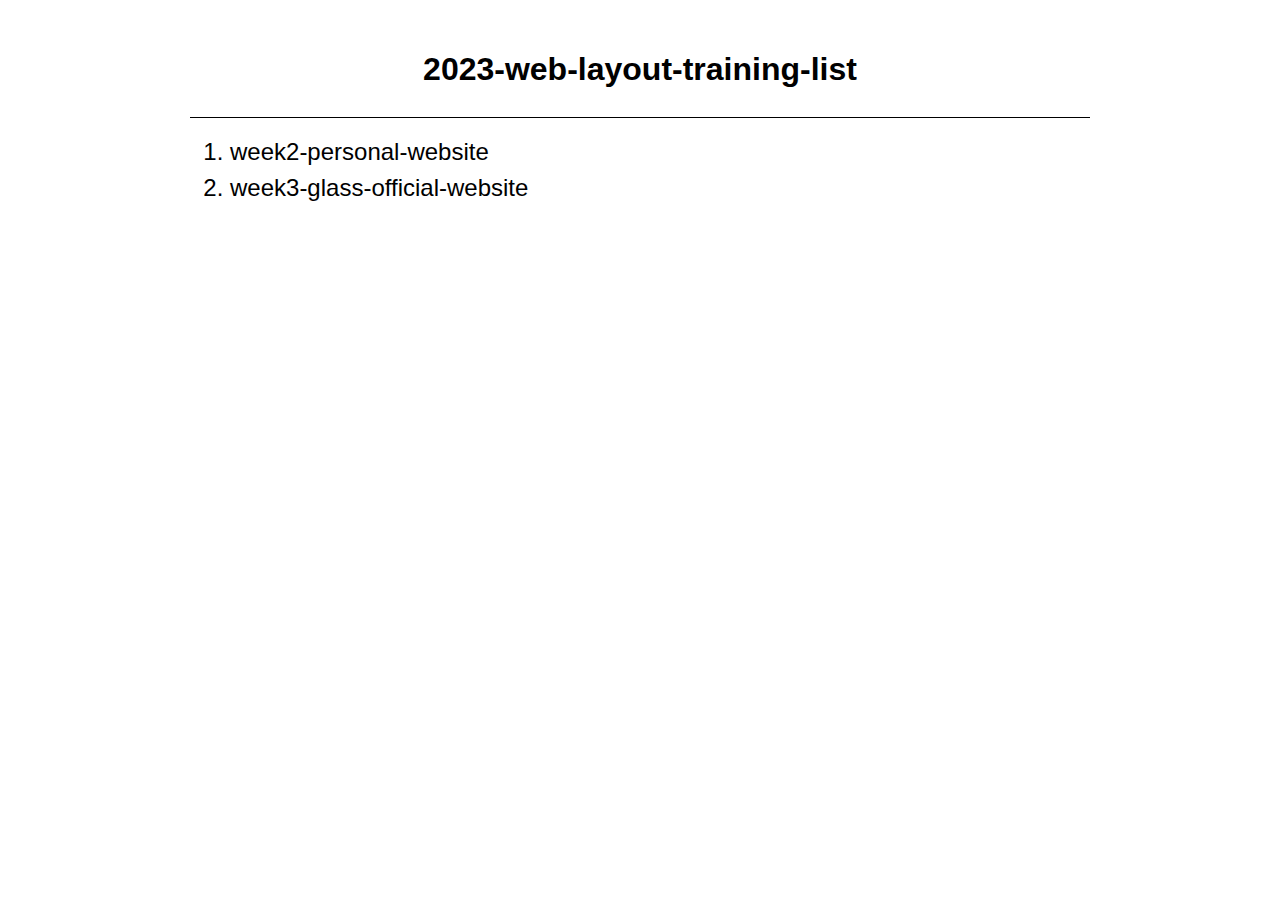
<file: index.html>
<!DOCTYPE html>
<html lang="en">

<head>
    <meta charset="UTF-8">
    <meta name="viewport" content="width=device-width, initial-scale=1.0">
    <title>2023-web-layout-training-list</title>
    <link rel="stylesheet" href="all.css">
</head>

<body>
    <div class="container">
        <h1>2023-web-layout-training-list</h1>
        <ol>
            <li><a href="./w2-personal website/index.html">week2-personal-website</a></li>
            <li><a href="./w3-glass-official-website/index.html">week3-glass-official-website</a></li>
        </ol>
    </div>
</body>

</html>
</file>
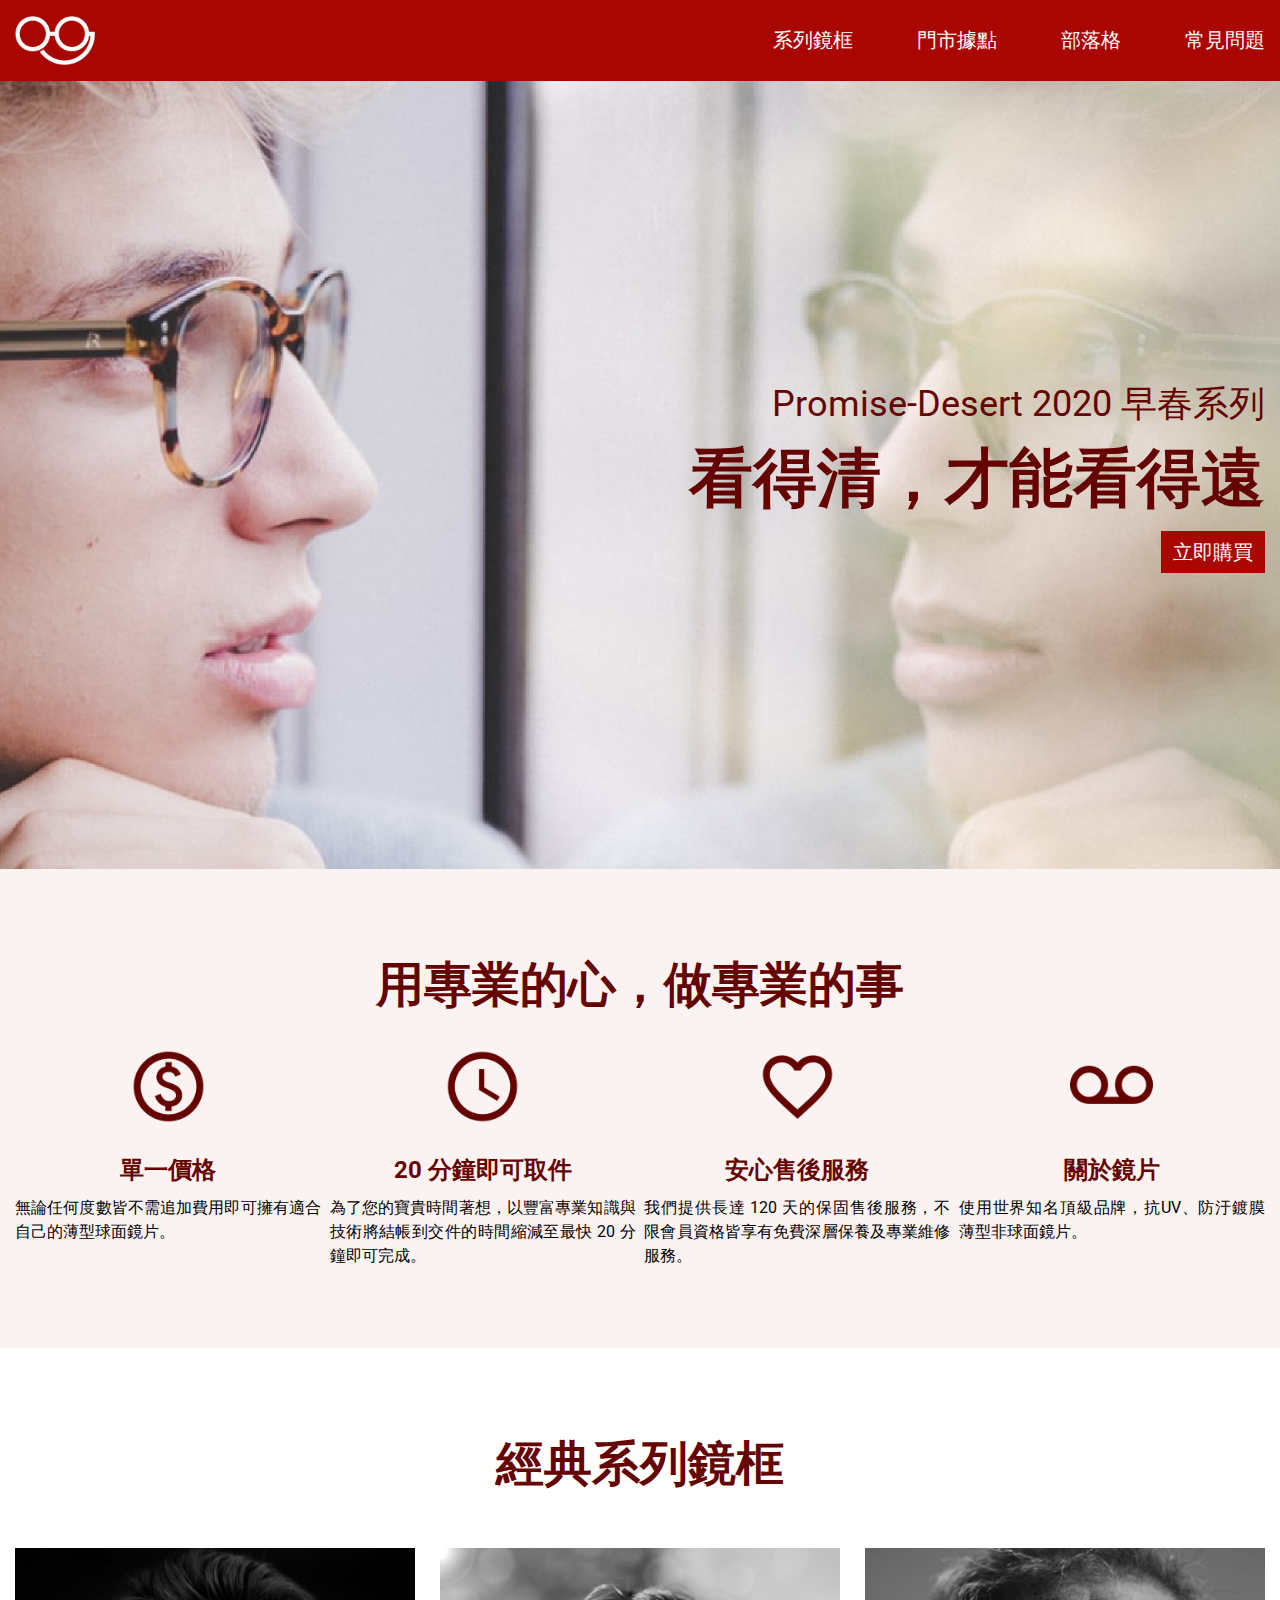
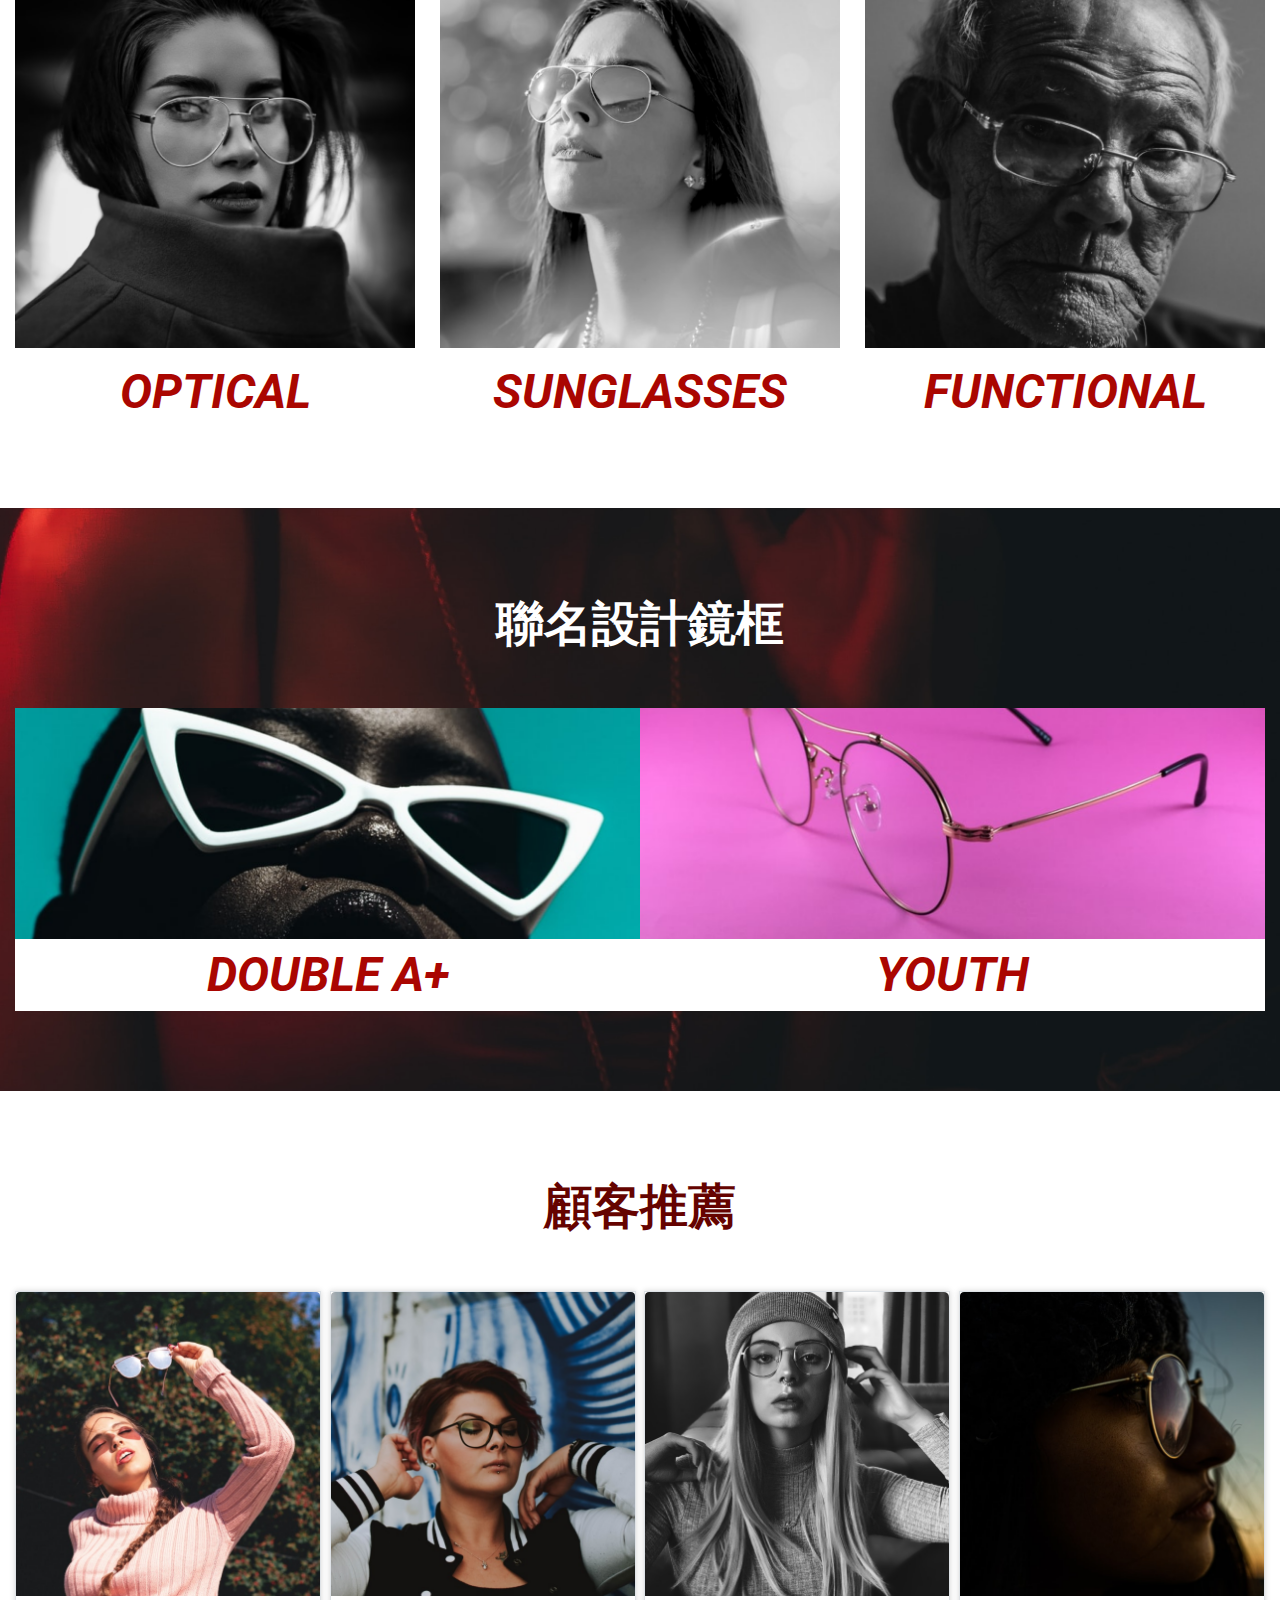
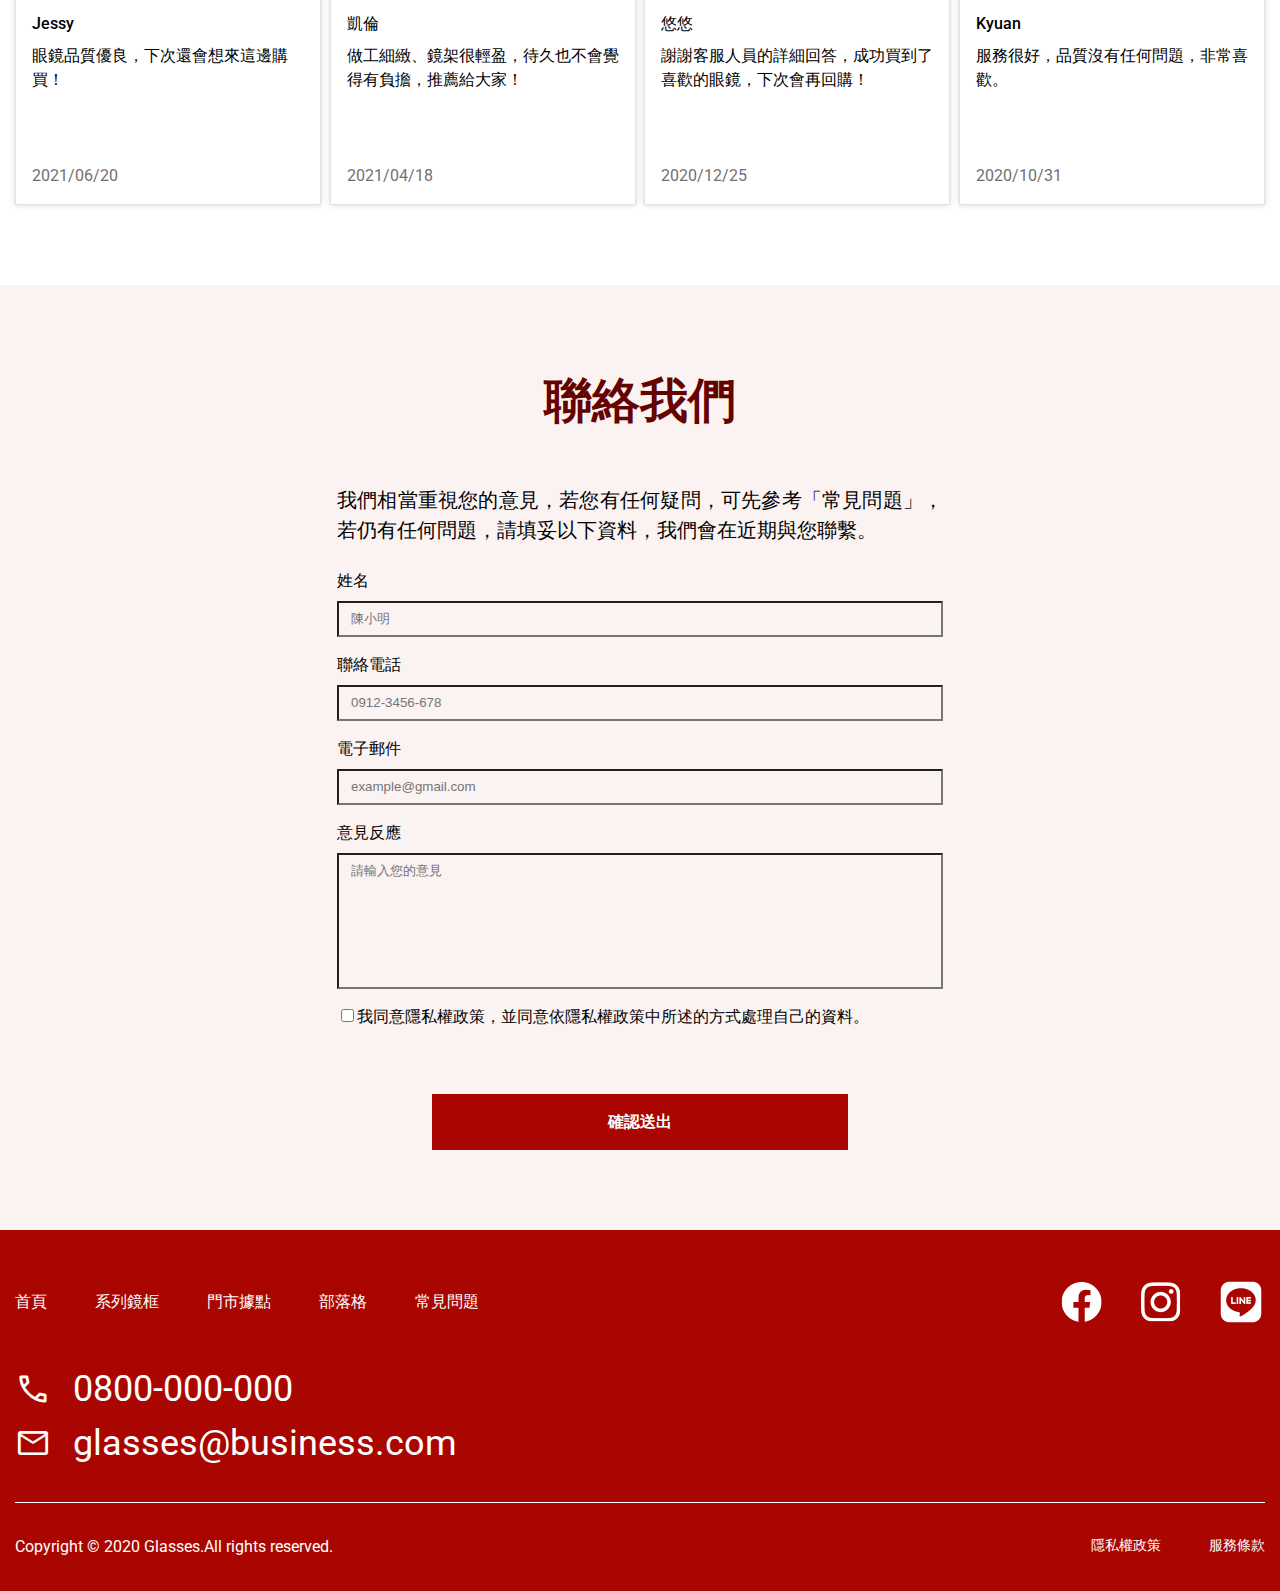
<file: w3-glass-official-website/index.html>
<!DOCTYPE html>
<html lang="en">

<head>
    <meta charset="UTF-8">
    <meta name="viewport" content="width=device-width, initial-scale=1.0">
    <title>Glass official website</title>
    <link rel="stylesheet" href="css/all.css">
    <link rel="stylesheet"
        href="https://fonts.googleapis.com/css2?family=Material+Symbols+Outlined:opsz,wght,FILL,GRAD@48,700,0,0" />

</head>

<body>
    <header>
        <div class="container">
            <div class="header">
                <h1 class="logo">
                    <a href="index.html">
                        <img src="image/logo-white.png" alt="官網logo">
                    </a>
                </h1>
                <nav>
                    <ul class="nav-list fz-m">
                        <li><a href="#">系列鏡框</a></li>
                        <li><a href="#">門市據點</a></li>
                        <li><a href="#">部落格</a></li>
                        <li><a href="#">常見問題</a></li>
                    </ul>
                </nav>
            </div>
        </div>
    </header>
    <main>
        <section class="hero">
            <div class="container">
                <div class="content">
                    <h3 class="hero-minor-title fz-l txt-c-dark">Promise-Desert 2020 早春系列</h3>
                    <h2 class="hero-title txt-c-dark">
                        看得清，才能看得遠
                    </h2>
                    <a href="#" class="hero-btn fz-m">立即購買</a>
                </div>
            </div>
        </section>
        <section class="service">
            <div class="container">
                <h2 class="service-title txt-c-dark fz-xl mb-3">用專業的心，做專業的事</h2>
                <ul class="service-cards txt-c-dark">
                    <li class="card-item">
                        <img class="card-icon mb-3" src="image/home-section2-1.png" alt="paid icon">
                        <h3 class="service-minor-title mb-1">單一價格</h3>
                        <p>無論任何度數皆不需追加費用即可擁有適合自己的薄型球面鏡片。</p>
                    </li>
                    <li class="card-item">
                        <img class="card-icon mb-3" src="image/home-section2-2.png" alt="schedule icon">
                        <h3 class="service-minor-title mb-1">20 分鐘即可取件</h3>
                        <p>為了您的寶貴時間著想，以豐富專業知識與技術將結帳到交件的時間縮減至最快 20 分鐘即可完成。</p>
                    </li>
                    <li class="card-item">
                        <img class="card-icon mb-3" src="image/home-section2-3.png" alt="favorite icon">
                        <h3 class="service-minor-title mb-1">安心售後服務</h3>
                        <p>我們提供長達 120 天的保固售後服務，不限會員資格皆享有免費深層保養及專業維修服務。</p>
                    </li>
                    <li class="card-item">
                        <img class="card-icon mb-3" src="image/home-sectioin2-4.png" alt="glasses icon">
                        <h3 class="service-minor-title mb-1">關於鏡片</h3>
                        <p>使用世界知名頂級品牌，抗UV、防汙鍍膜薄型非球面鏡片。</p>
                    </li>
                </ul>
            </div>
        </section>
        <section class="products">
            <div class="container">
                <h2 class="product-title fz-xl txt-c-dark mb-6">經典系列鏡框</h2>
                <ul class="product-cards">
                    <li class="product-cards-item">
                        <img src="image/home-section3-1.png" alt="OPTICAL 形象照">
                        <h2 class="product-minor-title fz-xl txt-c-light">OPTICAL</h2>
                    </li>
                    <li class="product-cards-item">
                        <img src="image/home-section3-2.png" alt="SUNGLASSES 形象照">
                        <h2 class="product-minor-title fz-xl txt-c-light">SUNGLASSES</h2>
                    </li>
                    <li class="product-cards-item">
                        <img src="image/home-section3-3.png" alt="FUNCTIONAL 形象照">
                        <h2 class="product-minor-title fz-xl txt-c-light">FUNCTIONAL</h2>
                    </li>
                </ul>
            </div>
        </section>
        <section class="co-branding">
            <div class="container">
                <h2 class="co-branding-title fz-xl mb-6">聯名設計鏡框</h2>
                <ul class="co-brianding-cards">
                    <li class="item">
                        <picture>
                            <source media="(max-width: 767px)" srcset="image/home-section4-1-sm.png" />
                            <img src="image/home-section4-1.png" alt="double a+ 形象照">
                        </picture>
                        <h2 class="branding-minor-title fz-xl txt-c-light">DOUBLE A+</h2>
                    </li>
                    <li class="item">
                        <picture>
                            <source media="(max-width: 767px)" srcset="image/home-section4-2-sm.png" />
                            <img src="image/home-section4-2.png" alt="youth 形象照">
                        </picture>
                        <h2 class="branding-minor-title fz-xl txt-c-light">YOUTH</h2>
                    </li>
                </ul>
            </div>
        </section>
        <section class="recommends">
            <div class="container">
                <h2 class="recommends-title fz-xl mb-6 txt-c-dark">顧客推薦</h2>
                <ul class="recommends-cards">
                    <li class="recommends-cards-item">
                        <img src="image/home-section5-1.png" alt="Jessy個人照">
                        <div class="item-content">
                            <p class="mb-1 client-name">Jessy</p>
                            <p>眼鏡品質優良，下次還會想來這邊購買！</p>
                            <span>2021/06/20</span>
                        </div>
                    </li>
                    <li class="recommends-cards-item">
                        <img src="image/home-section5-2.png" alt="凱倫個人照">
                        <div class="item-content">
                            <p class="mb-1 client-name">凱倫</p>
                            <p>做工細緻、鏡架很輕盈，待久也不會覺得有負擔，推薦給大家！</p>
                            <span>2021/04/18</span>
                        </div>
                    </li>
                    <li class="recommends-cards-item">
                        <img src="image/home-section5-3.png" alt="悠悠個人照">
                        <div class="item-content">
                            <p class="mb-1 client-name">悠悠</p>
                            <p>謝謝客服人員的詳細回答，成功買到了喜歡的眼鏡，下次會再回購！</p>
                            <span>2020/12/25</span>
                        </div>
                    </li>
                    <li class="recommends-cards-item">
                        <img src="image/home-section5-4.png" alt="Kyuan個人照">
                        <div class="item-content">
                            <p class="mb-1 client-name">Kyuan</p>
                            <p>服務很好，品質沒有任何問題，非常喜歡。</p>
                            <span>2020/10/31</span>
                        </div>
                    </li>
                </ul>
            </div>
        </section>
        <section class="contact">
            <div class="container">
                <h2 class="contact-title fz-xl txt-c-dark mb-6">聯絡我們</h2>
                <h3 class="contact-content fz-m mb-3">我們相當重視您的意見，若您有任何疑問，可先參考「常見問題」，若仍有任何問題，請填妥以下資料，我們會在近期與您聯繫。</h3>
                <form class="mb-6">
                    <label for="mame">姓名</label>
                    <input type="text" placeholder="陳小明">

                    <label for="tel">聯絡電話</label>
                    <input type="text" placeholder="0912-3456-678">

                    <label for="email">電子郵件</label>
                    <input type="text" placeholder="example@gmail.com">

                    <label for="opinion">意見反應</label>
                    <input class="opinion-txt" type="text" placeholder="請輸入您的意見">

                    <label for="check">
                        <input type="checkbox">我同意隱私權政策，並同意依隱私權政策中所述的方式處理自己的資料。
                    </label>
                </form>
                <a href="#" class="contact-btn">確認送出</a>
            </div>
        </section>
    </main>
    <footer>
        <div class="container">
            <div class="link">
                <div class="subnav">
                    <ul class="subnav-list">
                        <li><a class="pr-6" href="#">首頁</a></li>
                        <li><a class="pr-6" href="#">系列鏡框</a></li>
                        <li><a class="pr-6" href="#">門市據點</a></li>
                        <li><a class="pr-6" href="#">部落格</a></li>
                        <li><a href="#">常見問題</a></li>
                    </ul>
                    <ul class="sns">
                        <li><a href="#">
                                <img src="image/ic-social-fb.png" alt="fb logo">
                            </a></li>
                        <li><a href="#">
                                <img src="image/ic_social_ig.png" alt="ig logo">
                            </a></li>
                        <li><a href="#">
                                <img src="image/ic_social_line.png" alt="line logo">
                            </a></li>
                    </ul>
                </div>
                <div class="footer-contact">
                    <a class="footer-contact-link fz-l" href="#">
                        <span class="material-symbols-outlined">call</span>
                        <p>0800-000-000</p>
                    </a>
                    <a class="footer-contact-link fz-l" href="#">
                        <span class="material-symbols-outlined">mail</span>
                        <p>glasses@business.com<p>
                    </a>
                </div>
            </div>
            <div class="copyright">
                <p>Copyright © 2020 Glasses.All rights reserved.</p>
                <div class="term-link fz-s">
                    <a class="pr-6" href="#">隱私權政策</a>
                    <a href="#">服務條款</a>
                </div>
            </div>
        </div>
    </footer>
</body>

</html>
</file>
<file: all.css>
body {
    font-family: sans-serif;
    line-height: 1.5;
}

*,
*::before,
*::after {
    box-sizing: border-box;
}

.container {
    width: 900px;
    margin: 0 auto;
}

h1 {
    text-align: center;
    border-bottom: 1px solid #000;
    padding: 24px;
    margin-bottom: 1rem;
}

a {
    display: block;
    text-decoration: none;
    color: #000;
}

a:hover {
    color: #bbb;
}

ol {
    width: 80vw;
    margin: 0 auto;
    font-size: 24px;
}
</file>
<file: w3-glass-official-website/css/all.css>
/* http://meyerweb.com/eric/tools/css/reset/ 
   v2.0 | 20110126
   License: none (public domain)
*/
@import url("https://fonts.googleapis.com/css2?family=Roboto:ital,wght@0,100;0,300;0,400;0,500;0,700;0,900;1,100;1,300;1,400;1,500;1,700;1,900&display=swap");
@import url("https://fonts.googleapis.com/css2?family=Noto+Sans+TC:wght@100;300;400;500;700;900&family=Roboto:ital,wght@0,100;0,300;0,400;0,500;0,700;0,900;1,100;1,300;1,400;1,500;1,700;1,900&display=swap");
html,
body,
div,
span,
applet,
object,
iframe,
h1,
h2,
h3,
h4,
h5,
h6,
p,
blockquote,
pre,
a,
abbr,
acronym,
address,
big,
cite,
code,
del,
dfn,
em,
img,
ins,
kbd,
q,
s,
samp,
small,
strike,
strong,
sub,
sup,
tt,
var,
b,
u,
i,
center,
dl,
dt,
dd,
ol,
ul,
li,
fieldset,
form,
label,
legend,
table,
caption,
tbody,
tfoot,
thead,
tr,
th,
td,
article,
aside,
canvas,
details,
embed,
figure,
figcaption,
footer,
header,
hgroup,
menu,
nav,
output,
ruby,
section,
summary,
time,
mark,
audio,
video {
  margin: 0;
  padding: 0;
  border: 0;
  font-size: 100%;
  font: inherit;
  vertical-align: baseline;
}

/* HTML5 display-role reset for older browsers */
article,
aside,
details,
figcaption,
figure,
footer,
header,
hgroup,
menu,
nav,
section {
  display: block;
}

body {
  line-height: 1;
}

ol,
ul {
  list-style: none;
}

blockquote,
q {
  quotes: none;
}

blockquote:before,
blockquote:after,
q:before,
q:after {
  content: "";
  content: none;
}

table {
  border-collapse: collapse;
  border-spacing: 0;
}

*,
*::before,
*::after {
  box-sizing: border-box;
}

body {
  font-family: "Roboto", "Noto+Sans+TC";
  line-height: 1.5;
}

.container {
  max-width: 1296px;
  margin: 0 auto;
  padding: 0 15px;
}

img {
  max-width: 100%;
  height: auto;
  vertical-align: middle;
}

a {
  display: block;
  text-align: center;
  text-decoration: none;
  color: #fff;
}
a:hover {
  opacity: 0.8;
}

.fz-s {
  font-size: 14px;
}

.fz-m {
  font-size: 20px;
}

.fz-l {
  font-size: 36px;
}

.fz-xl {
  font-size: 48px;
}

.pr-6 {
  margin-right: 48px;
}

.mb-1 {
  margin-bottom: 8px;
}

.mb-3 {
  margin-bottom: 24px;
}

.mb-6 {
  margin-bottom: 48px;
}

.txt-c-dark {
  color: #650300;
}

.txt-c-light {
  color: #AA0601;
}

header {
  background: #AA0601;
}
@media (max-width: 767px) {
  header .container {
    padding: 0;
  }
}
header .header {
  display: flex;
  justify-content: space-between;
  align-items: center;
}
@media (max-width: 767px) {
  header .header {
    display: flex;
    flex-direction: column;
  }
}
header .header .logo {
  width: 80px;
  padding: 16px 0;
}
@media (max-width: 767px) {
  header .header .logo {
    padding-left: 15px;
    align-self: start;
  }
}

.nav-list {
  width: 492px;
  display: flex;
  justify-content: space-between;
}
@media (max-width: 767px) {
  .nav-list {
    width: 100%;
    display: flex;
    flex-wrap: wrap;
  }
}
@media (max-width: 767px) {
  .nav-list li {
    width: 50%;
    padding: 12px 62px;
    border: 1px solid #fff;
  }
}
@media (max-width: 767px) {
  .nav-list li a {
    width: 100%;
  }
}

footer {
  background: #AA0601;
  padding: 48px 0 32px 0;
}
@media (max-width: 767px) {
  footer {
    padding: 24px 0;
  }
}

@media (max-width: 767px) {
  .link {
    display: flex;
    flex-direction: row-reverse;
    justify-content: space-between;
  }
}

.subnav {
  display: flex;
  justify-content: space-between;
  align-items: center;
  margin-bottom: 36px;
}
@media (max-width: 992px) {
  .subnav {
    margin-bottom: 30px;
  }
}
@media (max-width: 767px) {
  .subnav {
    margin-bottom: 56px;
  }
}
.subnav .subnav-list {
  width: 464px;
  display: flex;
  justify-content: space-between;
}
@media (max-width: 767px) {
  .subnav .subnav-list {
    display: none;
  }
}
.subnav .sns {
  width: 208px;
  display: flex;
  justify-content: space-between;
}
@media (max-width: 992px) {
  .subnav .sns {
    max-width: 152px;
  }
}
@media (max-width: 767px) {
  .subnav .sns {
    max-width: 88px;
  }
}
.subnav .sns img {
  width: 48px;
}
@media (max-width: 992px) {
  .subnav .sns img {
    max-width: 40px;
  }
}
@media (max-width: 767px) {
  .subnav .sns img {
    max-width: 24px;
  }
}

.footer-contact {
  display: flex;
  flex-direction: column;
  justify-content: center;
  align-items: flex-start;
  margin-bottom: 32px;
}
@media (max-width: 767px) {
  .footer-contact {
    margin-bottom: 24px;
  }
}
.footer-contact .footer-contact-link {
  display: flex;
  align-items: center;
}
.footer-contact .footer-contact-link span {
  display: block;
  font-size: 36px;
  padding-right: 22px;
}
@media (max-width: 767px) {
  .footer-contact .footer-contact-link span {
    font-size: 16px;
    padding-right: 11px;
    margin-bottom: 8px;
  }
}
@media (max-width: 767px) {
  .footer-contact .footer-contact-link p {
    font-size: 16px;
  }
}

.copyright {
  display: flex;
  justify-content: space-between;
  padding-top: 32px;
  border-top: 1px solid #fff;
}
@media (max-width: 767px) {
  .copyright {
    display: flex;
    flex-direction: column;
    padding-top: 16px;
  }
}
.copyright p {
  color: #fff;
}
@media (max-width: 767px) {
  .copyright p {
    margin-bottom: 8px;
  }
}
.copyright .term-link {
  display: flex;
}
@media (max-width: 767px) {
  .copyright .term-link {
    display: flex;
    flex-direction: column;
    align-items: flex-start;
  }
}

.hero {
  background-image: url("../image/home-header.png");
  background-size: cover;
  background-position: center;
  padding: 296px 0;
}
@media (max-width: 767px) {
  .hero {
    background-image: url("../image/home-header-sm.png");
    padding: 144px 0;
  }
}
.hero .container {
  display: flex;
  justify-content: flex-end;
  text-align: right;
}
@media (max-width: 767px) {
  .hero .container .hero-minor-title {
    font-size: 16px;
  }
}
.hero .container .hero-title {
  font-size: 64px;
  font-weight: bold;
  margin-bottom: 4px;
}
@media (max-width: 767px) {
  .hero .container .hero-title {
    font-size: 24px;
  }
}
.hero .container .hero-btn {
  float: right;
  padding: 6px 12px;
  background: #AA0601;
  color: #fff;
}

section {
  padding: 80px 0;
}
@media (max-width: 767px) {
  section {
    padding: 40px 0;
  }
}

.service {
  background: #FBF2F2;
}
.service .service-title {
  font-weight: bold;
  text-align: center;
  margin-bottom: 24px;
}
@media (max-width: 767px) {
  .service .service-title {
    font-size: 24px;
  }
}

.service-cards {
  display: flex;
  justify-content: space-between;
}
@media (max-width: 992px) {
  .service-cards {
    flex-wrap: wrap;
  }
}
.service-cards .card-item {
  width: 306px;
  text-align: center;
}
@media (max-width: 992px) {
  .service-cards .card-item {
    width: 48%;
    margin-bottom: 24px;
  }
}
@media (max-width: 767px) {
  .service-cards .card-item {
    width: 100%;
  }
}
.service-cards .card-item .card-icon {
  width: 83px;
}
.service-cards .card-item .service-minor-title {
  font-size: 24px;
  font-weight: bold;
}
.service-cards .card-item p {
  text-align: justify;
  color: #000;
}

.products .product-title {
  font-weight: bold;
  text-align: center;
}
@media (max-width: 767px) {
  .products .product-title {
    margin-bottom: 24px;
  }
}

.product-cards {
  display: flex;
  justify-content: space-between;
}
@media (max-width: 992px) {
  .product-cards {
    flex-direction: column;
    align-items: center;
  }
}
.product-cards .product-cards-item {
  width: 32%;
}
@media (max-width: 992px) {
  .product-cards .product-cards-item {
    width: 336px;
  }
}
@media (max-width: 767px) {
  .product-cards .product-cards-item {
    width: 100%;
  }
}
.product-cards .product-cards-item .product-minor-title {
  font-weight: bold;
  font-style: italic;
  text-align: center;
  margin-top: 8px;
}
@media (max-width: 992px) {
  .product-cards .product-cards-item .product-minor-title {
    margin-bottom: 24px;
  }
}

.co-branding {
  background-image: url("../image/index-bg.png");
  background-size: cover;
  background-position: center;
}
@media (max-width: 992px) {
  .co-branding {
    background-image: url("../image/index-bg-md.png");
  }
}
@media (max-width: 767px) {
  .co-branding {
    background-image: url("../image/index-bg-sm.png");
  }
}
.co-branding .co-branding-title {
  color: #fff;
  font-weight: bold;
  text-align: center;
}

.co-brianding-cards {
  display: flex;
  justify-content: space-between;
}
@media (max-width: 992px) {
  .co-brianding-cards {
    display: flex;
    flex-direction: column;
  }
}
@media (max-width: 992px) {
  .co-brianding-cards .item {
    margin-bottom: 24px;
  }
}
.co-brianding-cards .item .branding-minor-title {
  font-weight: bold;
  font-style: italic;
  text-align: center;
  background: #fff;
}

.recommends-title {
  font-weight: bold;
  text-align: center;
}
@media (max-width: 767px) {
  .recommends-title {
    margin-bottom: 24px;
  }
}

.recommends-cards {
  display: flex;
  justify-content: space-between;
}
@media (max-width: 992px) {
  .recommends-cards {
    flex-wrap: wrap;
  }
}

.recommends-cards-item {
  width: 306px;
  border: 1px solid #DEE2E6;
  box-shadow: 0 0 6px 0 rgba(0, 0, 0, 0.1607843137);
}
@media (max-width: 992px) {
  .recommends-cards-item {
    width: 48%;
    margin-bottom: 24px;
  }
}
@media (max-width: 767px) {
  .recommends-cards-item {
    width: 100%;
  }
}
.recommends-cards-item .item-content {
  padding: 16px;
}
.recommends-cards-item .item-content .client-name {
  font-weight: 500;
}
.recommends-cards-item .item-content span {
  display: block;
  margin-top: 72px;
  color: #707070;
}

.contact {
  background: #FBF2F2;
}
.contact .container {
  width: 636px;
}
@media (max-width: 767px) {
  .contact .container {
    width: 100%;
  }
}
.contact .container .contact-title {
  font-weight: bold;
  text-align: center;
}
.contact .container .contact-content {
  text-align: justify;
}

form {
  display: flex;
  flex-direction: column;
}
form label {
  margin-bottom: 8px;
}
form input {
  margin-bottom: 16px;
  line-height: 1.5;
  background: #FBF2F2;
  padding: 6px 0 6px 12px;
}
form .opinion-txt {
  padding: 6px 0 106px 12px;
}

.contact-btn {
  margin: 0 auto;
  width: 416px;
  padding: 16px 176px;
  background: #AA0601;
  color: #fff;
  font-weight: bold;
}
@media (max-width: 992px) {
  .contact-btn {
    width: 336px;
    padding: 16px 136px;
  }
}
@media (max-width: 767px) {
  .contact-btn {
    width: 100%;
  }
}/*# sourceMappingURL=all.css.map */
</file>
